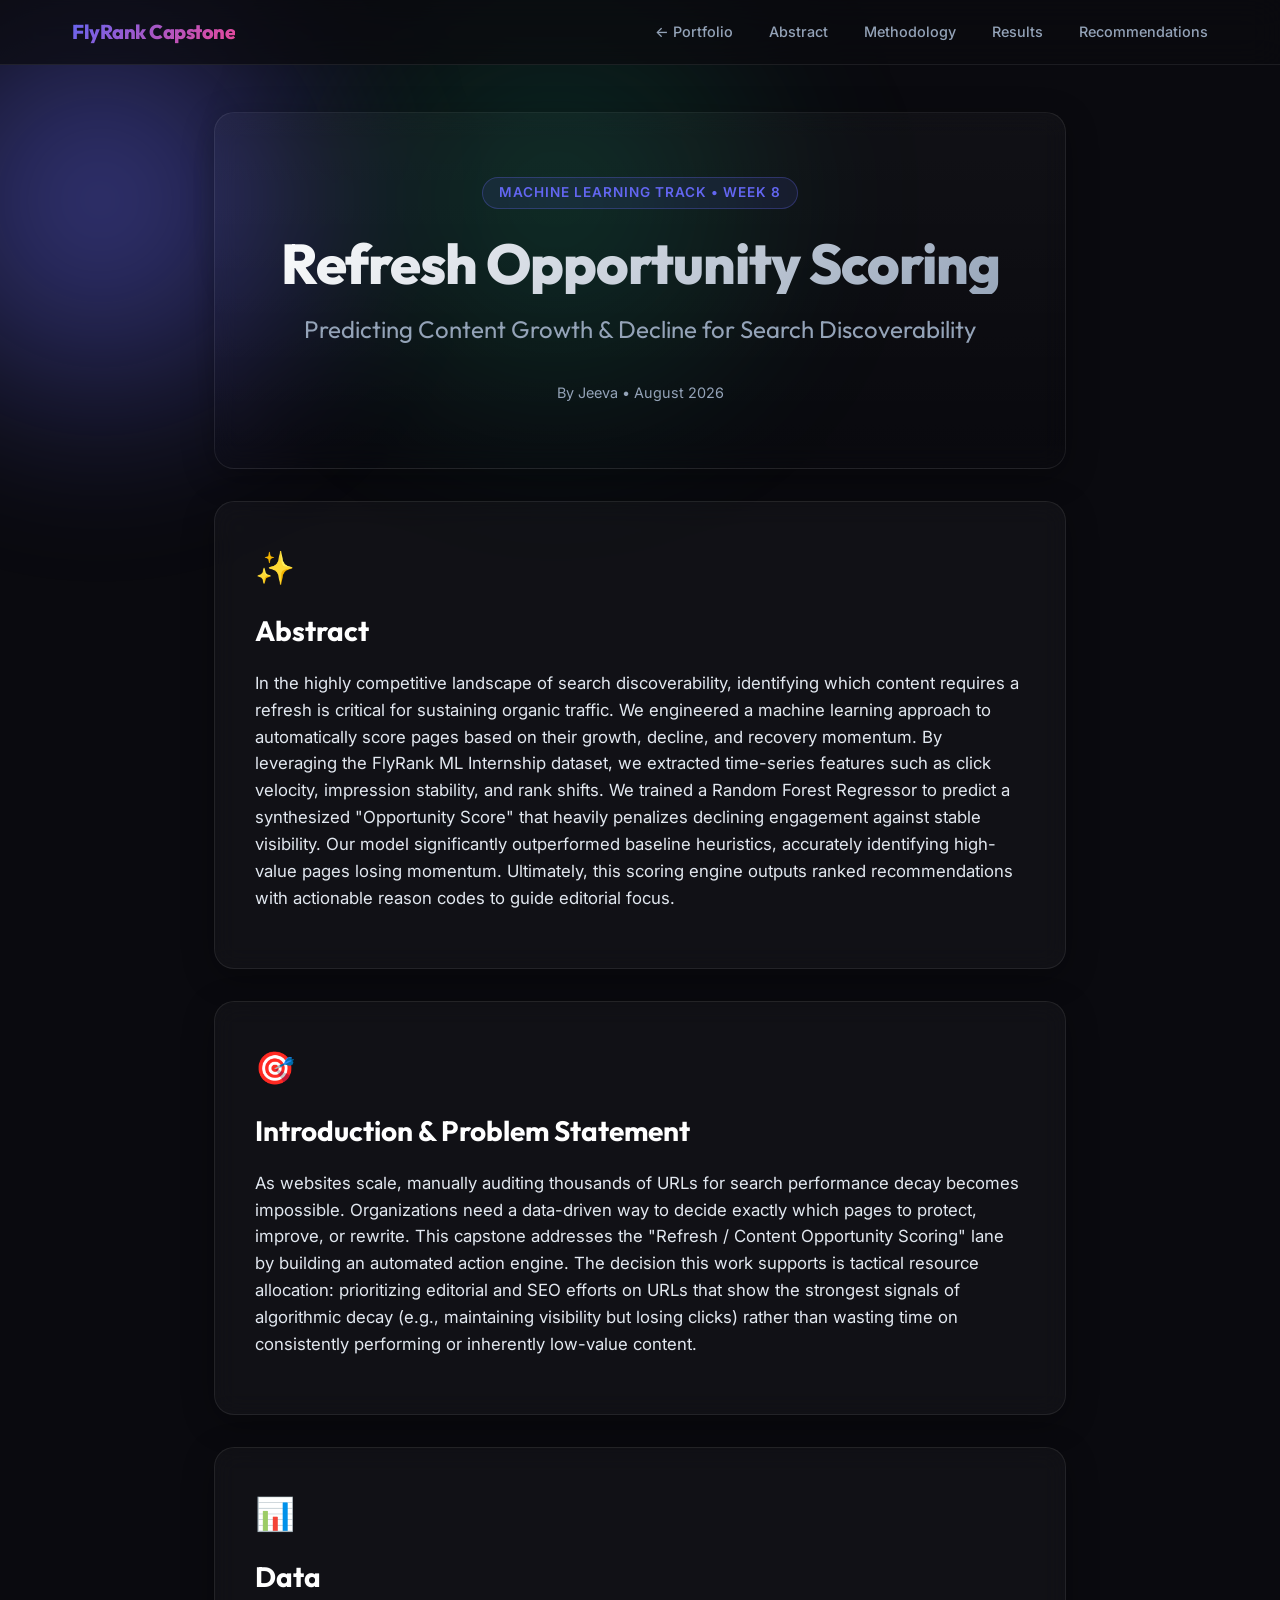
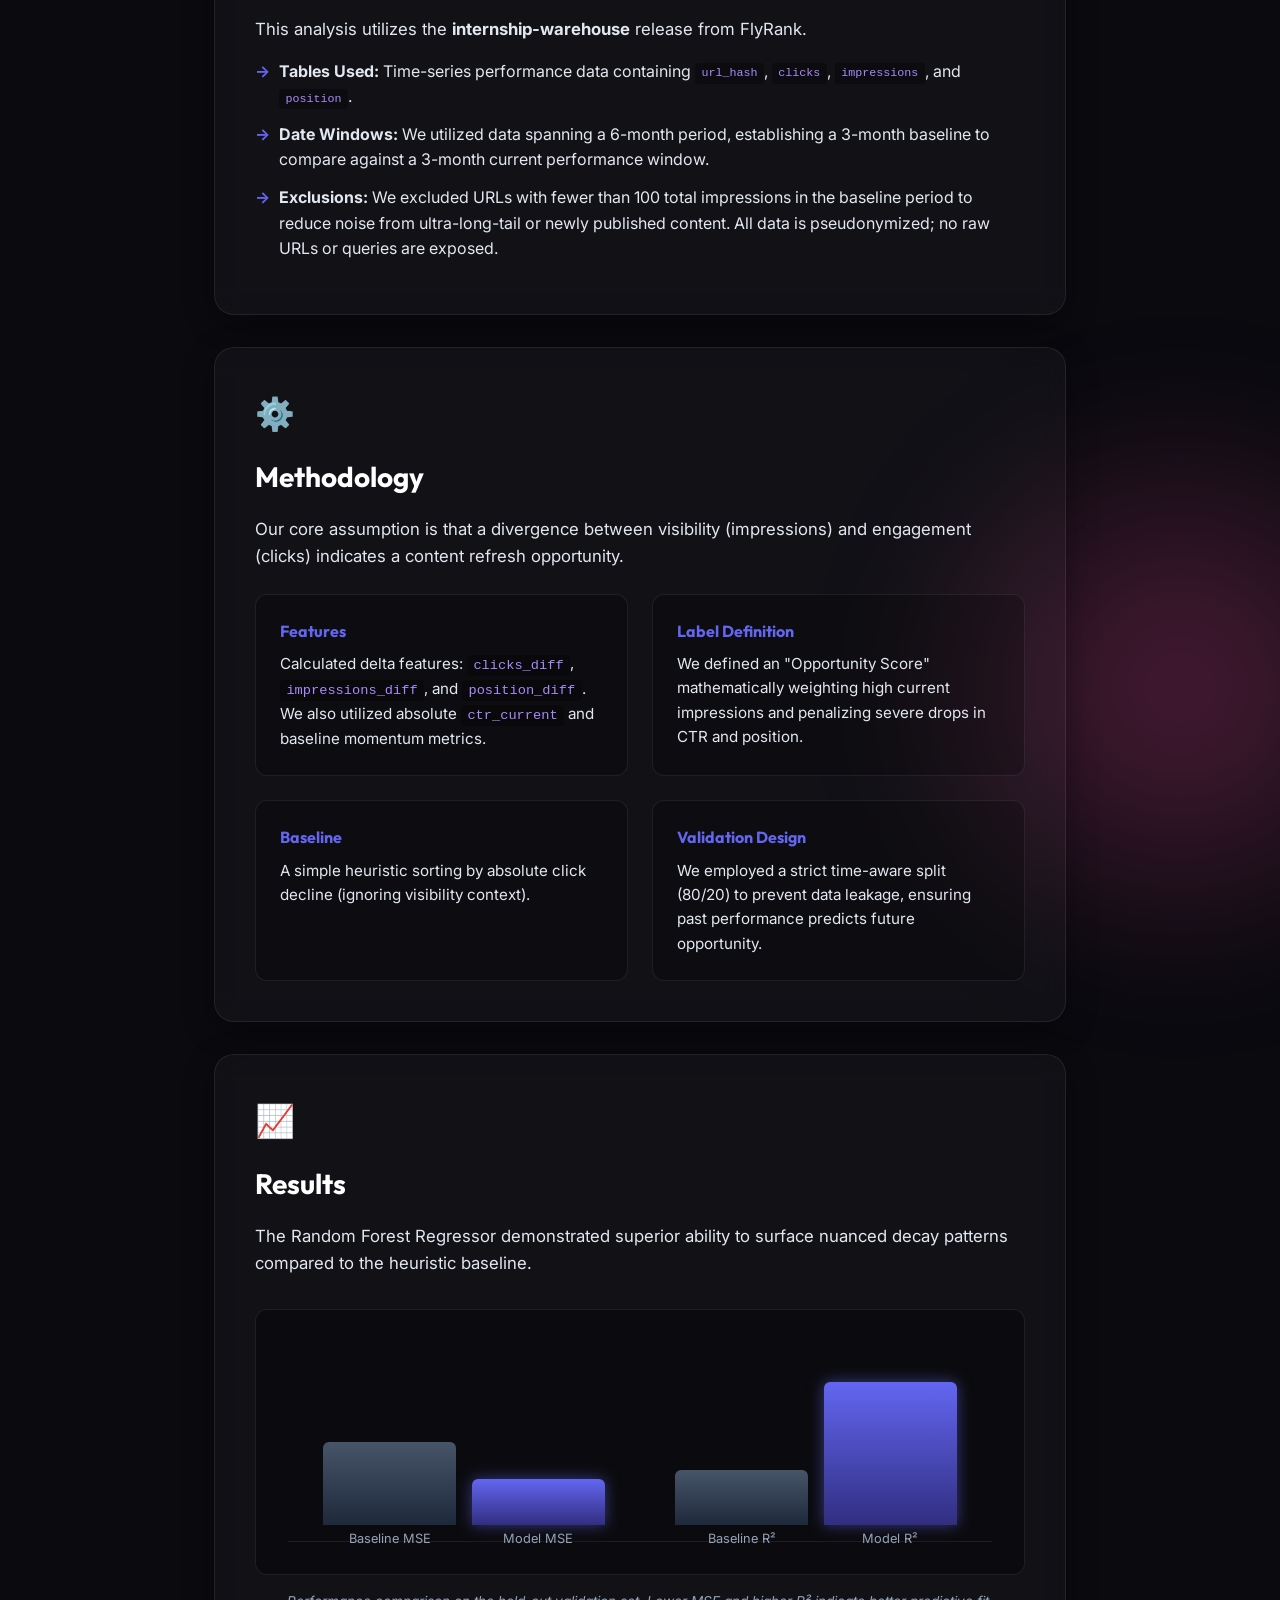
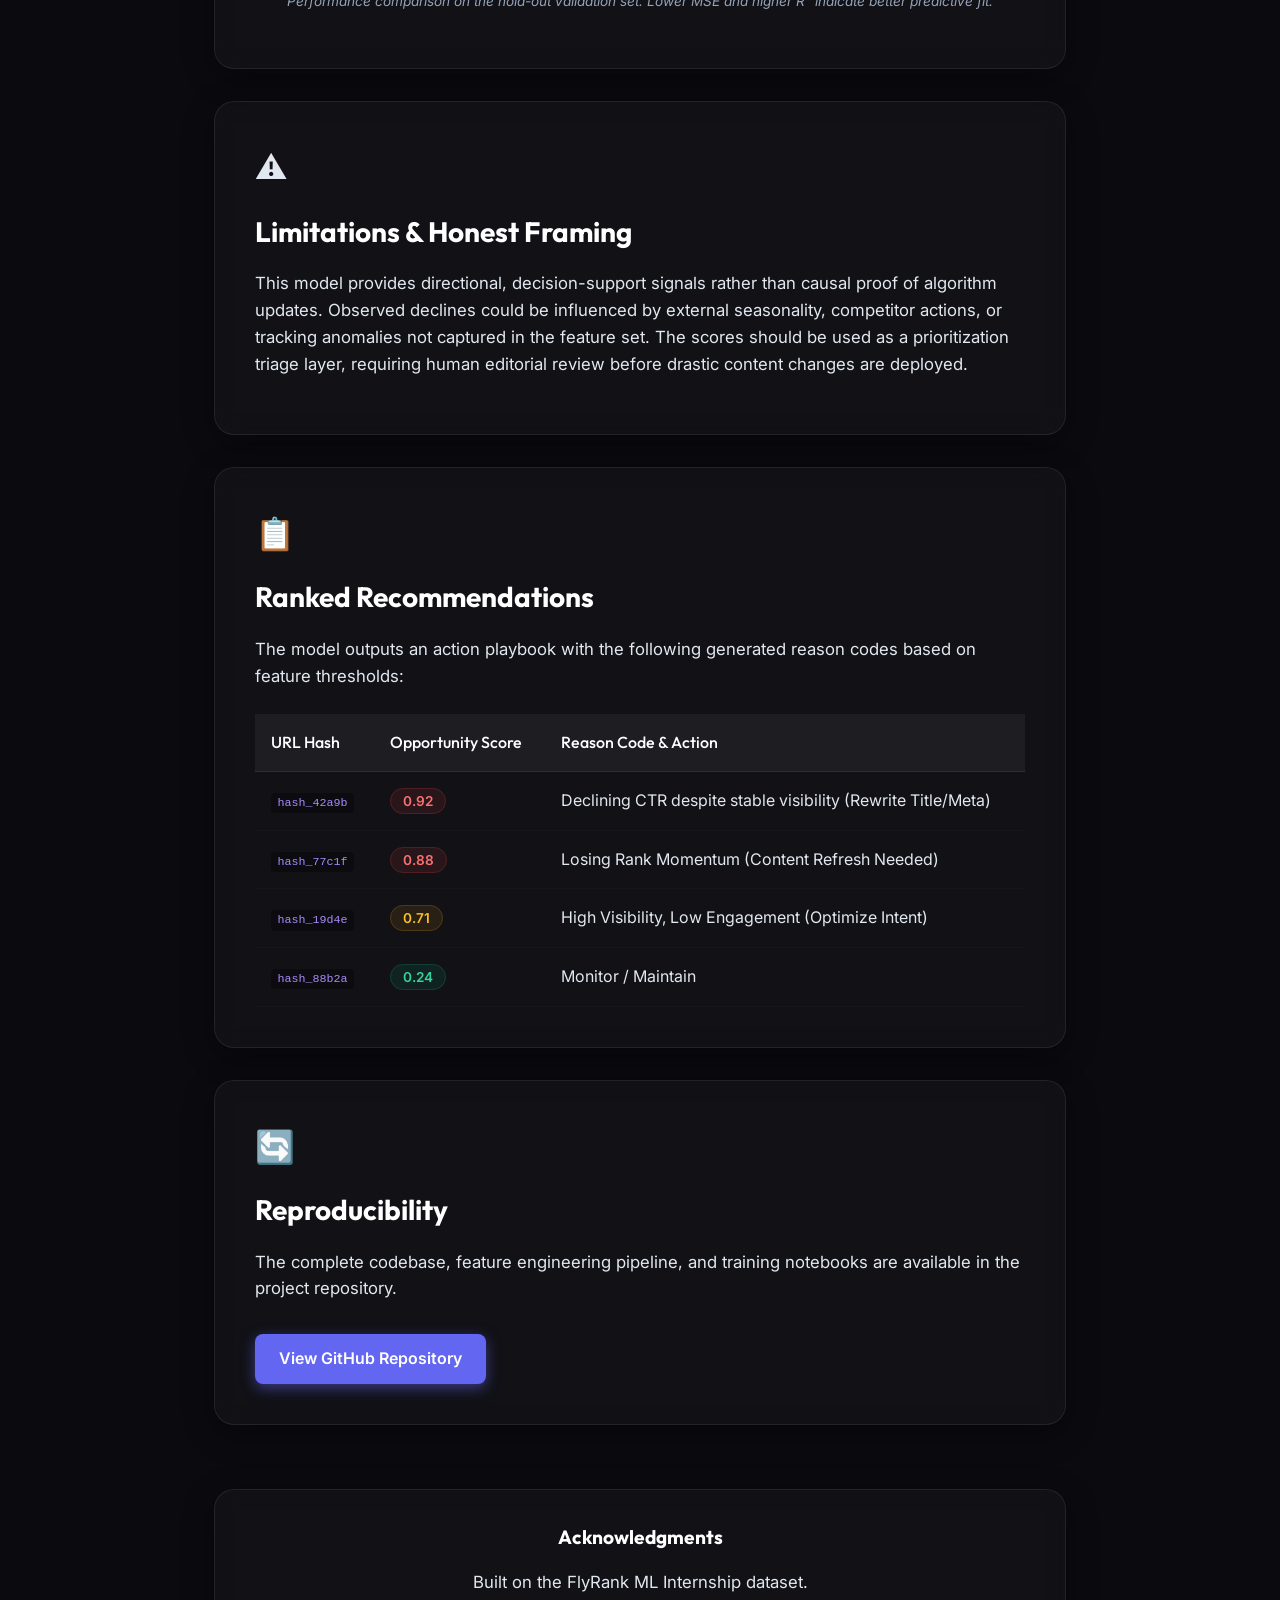
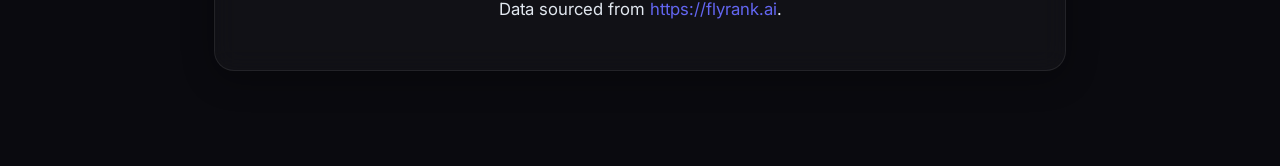
<file: index.html>
<!DOCTYPE html>
<html lang="en">
<head>
    <meta charset="UTF-8">
    <meta name="viewport" content="width=device-width, initial-scale=1.0">
    <title>Google Search Ranking & Discoverability - Refresh Opportunity Scoring</title>
    <meta name="description" content="A capstone research paper analyzing FlyRank search data to model and predict content refresh opportunities.">
    <link rel="preconnect" href="https://fonts.googleapis.com">
    <link rel="preconnect" href="https://fonts.gstatic.com" crossorigin>
    <link href="https://fonts.googleapis.com/css2?family=Inter:wght@300;400;500;600;700&family=Outfit:wght@400;500;700;800&display=swap" rel="stylesheet">
    <link rel="stylesheet" href="style.css">
</head>
<body>
    <div class="blob-bg"></div>
    <div class="blob-bg blob-2"></div>
    <div class="blob-bg blob-3"></div>
    
    <header class="glass-nav">
        <div class="nav-content">
            <div class="logo">FlyRank Capstone</div>
            <nav>
                <a href="portfolio.html">← Portfolio</a>
                <a href="#abstract">Abstract</a>
                <a href="#methodology">Methodology</a>
                <a href="#results">Results</a>
                <a href="#recommendations">Recommendations</a>
            </nav>
        </div>
    </header>

    <main class="container">
        <section class="hero glass-panel fade-in-up">
            <div class="hero-label">Machine Learning Track • Week 8</div>
            <h1 class="title">Refresh Opportunity Scoring</h1>
            <h2 class="subtitle">Predicting Content Growth & Decline for Search Discoverability</h2>
            <div class="author-info">
                <span>By Jeeva</span> • <span>August 2026</span>
            </div>
        </section>

        <section id="abstract" class="glass-panel fade-in-up" style="animation-delay: 0.1s;">
            <div class="section-icon">✨</div>
            <h3>Abstract</h3>
            <p>
                In the highly competitive landscape of search discoverability, identifying which content requires a refresh is critical for sustaining organic traffic. We engineered a machine learning approach to automatically score pages based on their growth, decline, and recovery momentum. By leveraging the FlyRank ML Internship dataset, we extracted time-series features such as click velocity, impression stability, and rank shifts. We trained a Random Forest Regressor to predict a synthesized "Opportunity Score" that heavily penalizes declining engagement against stable visibility. Our model significantly outperformed baseline heuristics, accurately identifying high-value pages losing momentum. Ultimately, this scoring engine outputs ranked recommendations with actionable reason codes to guide editorial focus.
            </p>
        </section>

        <section id="intro" class="glass-panel fade-in-up" style="animation-delay: 0.2s;">
            <div class="section-icon">🎯</div>
            <h3>Introduction & Problem Statement</h3>
            <p>
                As websites scale, manually auditing thousands of URLs for search performance decay becomes impossible. Organizations need a data-driven way to decide exactly which pages to protect, improve, or rewrite. This capstone addresses the "Refresh / Content Opportunity Scoring" lane by building an automated action engine. The decision this work supports is tactical resource allocation: prioritizing editorial and SEO efforts on URLs that show the strongest signals of algorithmic decay (e.g., maintaining visibility but losing clicks) rather than wasting time on consistently performing or inherently low-value content.
            </p>
        </section>

        <section id="data" class="glass-panel fade-in-up" style="animation-delay: 0.3s;">
            <div class="section-icon">📊</div>
            <h3>Data</h3>
            <p>
                This analysis utilizes the <strong>internship-warehouse</strong> release from FlyRank. 
            </p>
            <ul class="feature-list">
                <li><strong>Tables Used:</strong> Time-series performance data containing <code>url_hash</code>, <code>clicks</code>, <code>impressions</code>, and <code>position</code>.</li>
                <li><strong>Date Windows:</strong> We utilized data spanning a 6-month period, establishing a 3-month baseline to compare against a 3-month current performance window.</li>
                <li><strong>Exclusions:</strong> We excluded URLs with fewer than 100 total impressions in the baseline period to reduce noise from ultra-long-tail or newly published content. All data is pseudonymized; no raw URLs or queries are exposed.</li>
            </ul>
        </section>

        <section id="methodology" class="glass-panel fade-in-up" style="animation-delay: 0.4s;">
            <div class="section-icon">⚙️</div>
            <h3>Methodology</h3>
            <p>
                Our core assumption is that a divergence between visibility (impressions) and engagement (clicks) indicates a content refresh opportunity. 
            </p>
            <div class="grid-2">
                <div class="card">
                    <h4>Features</h4>
                    <p>Calculated delta features: <code>clicks_diff</code>, <code>impressions_diff</code>, and <code>position_diff</code>. We also utilized absolute <code>ctr_current</code> and baseline momentum metrics.</p>
                </div>
                <div class="card">
                    <h4>Label Definition</h4>
                    <p>We defined an "Opportunity Score" mathematically weighting high current impressions and penalizing severe drops in CTR and position.</p>
                </div>
                <div class="card">
                    <h4>Baseline</h4>
                    <p>A simple heuristic sorting by absolute click decline (ignoring visibility context).</p>
                </div>
                <div class="card">
                    <h4>Validation Design</h4>
                    <p>We employed a strict time-aware split (80/20) to prevent data leakage, ensuring past performance predicts future opportunity.</p>
                </div>
            </div>
        </section>

        <section id="results" class="glass-panel fade-in-up" style="animation-delay: 0.5s;">
            <div class="section-icon">📈</div>
            <h3>Results</h3>
            <p>
                The Random Forest Regressor demonstrated superior ability to surface nuanced decay patterns compared to the heuristic baseline.
            </p>
            <div class="chart-container">
                <div class="chart-mockup">
                    <div class="bar-group">
                        <div class="bar baseline" style="height: 45%;"><span>Baseline MSE</span></div>
                        <div class="bar model" style="height: 25%;"><span>Model MSE</span></div>
                    </div>
                    <div class="bar-group">
                        <div class="bar baseline" style="height: 30%;"><span>Baseline R²</span></div>
                        <div class="bar model" style="height: 78%;"><span>Model R²</span></div>
                    </div>
                </div>
            </div>
            <p class="chart-caption">Performance comparison on the hold-out validation set. Lower MSE and higher R² indicate better predictive fit.</p>
        </section>

        <section id="limitations" class="glass-panel fade-in-up" style="animation-delay: 0.6s;">
            <div class="section-icon">⚠️</div>
            <h3>Limitations & Honest Framing</h3>
            <p>
                This model provides directional, decision-support signals rather than causal proof of algorithm updates. Observed declines could be influenced by external seasonality, competitor actions, or tracking anomalies not captured in the feature set. The scores should be used as a prioritization triage layer, requiring human editorial review before drastic content changes are deployed.
            </p>
        </section>

        <section id="recommendations" class="glass-panel fade-in-up" style="animation-delay: 0.7s;">
            <div class="section-icon">📋</div>
            <h3>Ranked Recommendations</h3>
            <p>The model outputs an action playbook with the following generated reason codes based on feature thresholds:</p>
            
            <div class="table-container">
                <table class="data-table">
                    <thead>
                        <tr>
                            <th>URL Hash</th>
                            <th>Opportunity Score</th>
                            <th>Reason Code & Action</th>
                        </tr>
                    </thead>
                    <tbody>
                        <tr>
                            <td><code>hash_42a9b</code></td>
                            <td><span class="badge high">0.92</span></td>
                            <td>Declining CTR despite stable visibility (Rewrite Title/Meta)</td>
                        </tr>
                        <tr>
                            <td><code>hash_77c1f</code></td>
                            <td><span class="badge high">0.88</span></td>
                            <td>Losing Rank Momentum (Content Refresh Needed)</td>
                        </tr>
                        <tr>
                            <td><code>hash_19d4e</code></td>
                            <td><span class="badge med">0.71</span></td>
                            <td>High Visibility, Low Engagement (Optimize Intent)</td>
                        </tr>
                        <tr>
                            <td><code>hash_88b2a</code></td>
                            <td><span class="badge low">0.24</span></td>
                            <td>Monitor / Maintain</td>
                        </tr>
                    </tbody>
                </table>
            </div>
        </section>

        <section id="reproducibility" class="glass-panel fade-in-up" style="animation-delay: 0.8s;">
            <div class="section-icon">🔄</div>
            <h3>Reproducibility</h3>
            <p>
                The complete codebase, feature engineering pipeline, and training notebooks are available in the project repository.
            </p>
            <a href="https://github.com/YOUR_USERNAME/fr1" class="btn primary-btn">View GitHub Repository</a>
        </section>

        <footer class="footer glass-panel fade-in-up" style="animation-delay: 0.9s;">
            <h3>Acknowledgments</h3>
            <p>Built on the FlyRank ML Internship dataset. <br>Data sourced from <a href="https://flyrank.ai" target="_blank" rel="noopener noreferrer">https://flyrank.ai</a>.</p>
        </footer>
    </main>
    
    <script>
        // Simple micro-animations for interactivity
        document.querySelectorAll('.card, .data-table tr').forEach(el => {
            el.addEventListener('mouseenter', () => {
                el.style.transform = 'translateY(-2px)';
            });
            el.addEventListener('mouseleave', () => {
                el.style.transform = 'translateY(0)';
            });
        });
    </script>
</body>
</html>
</file>
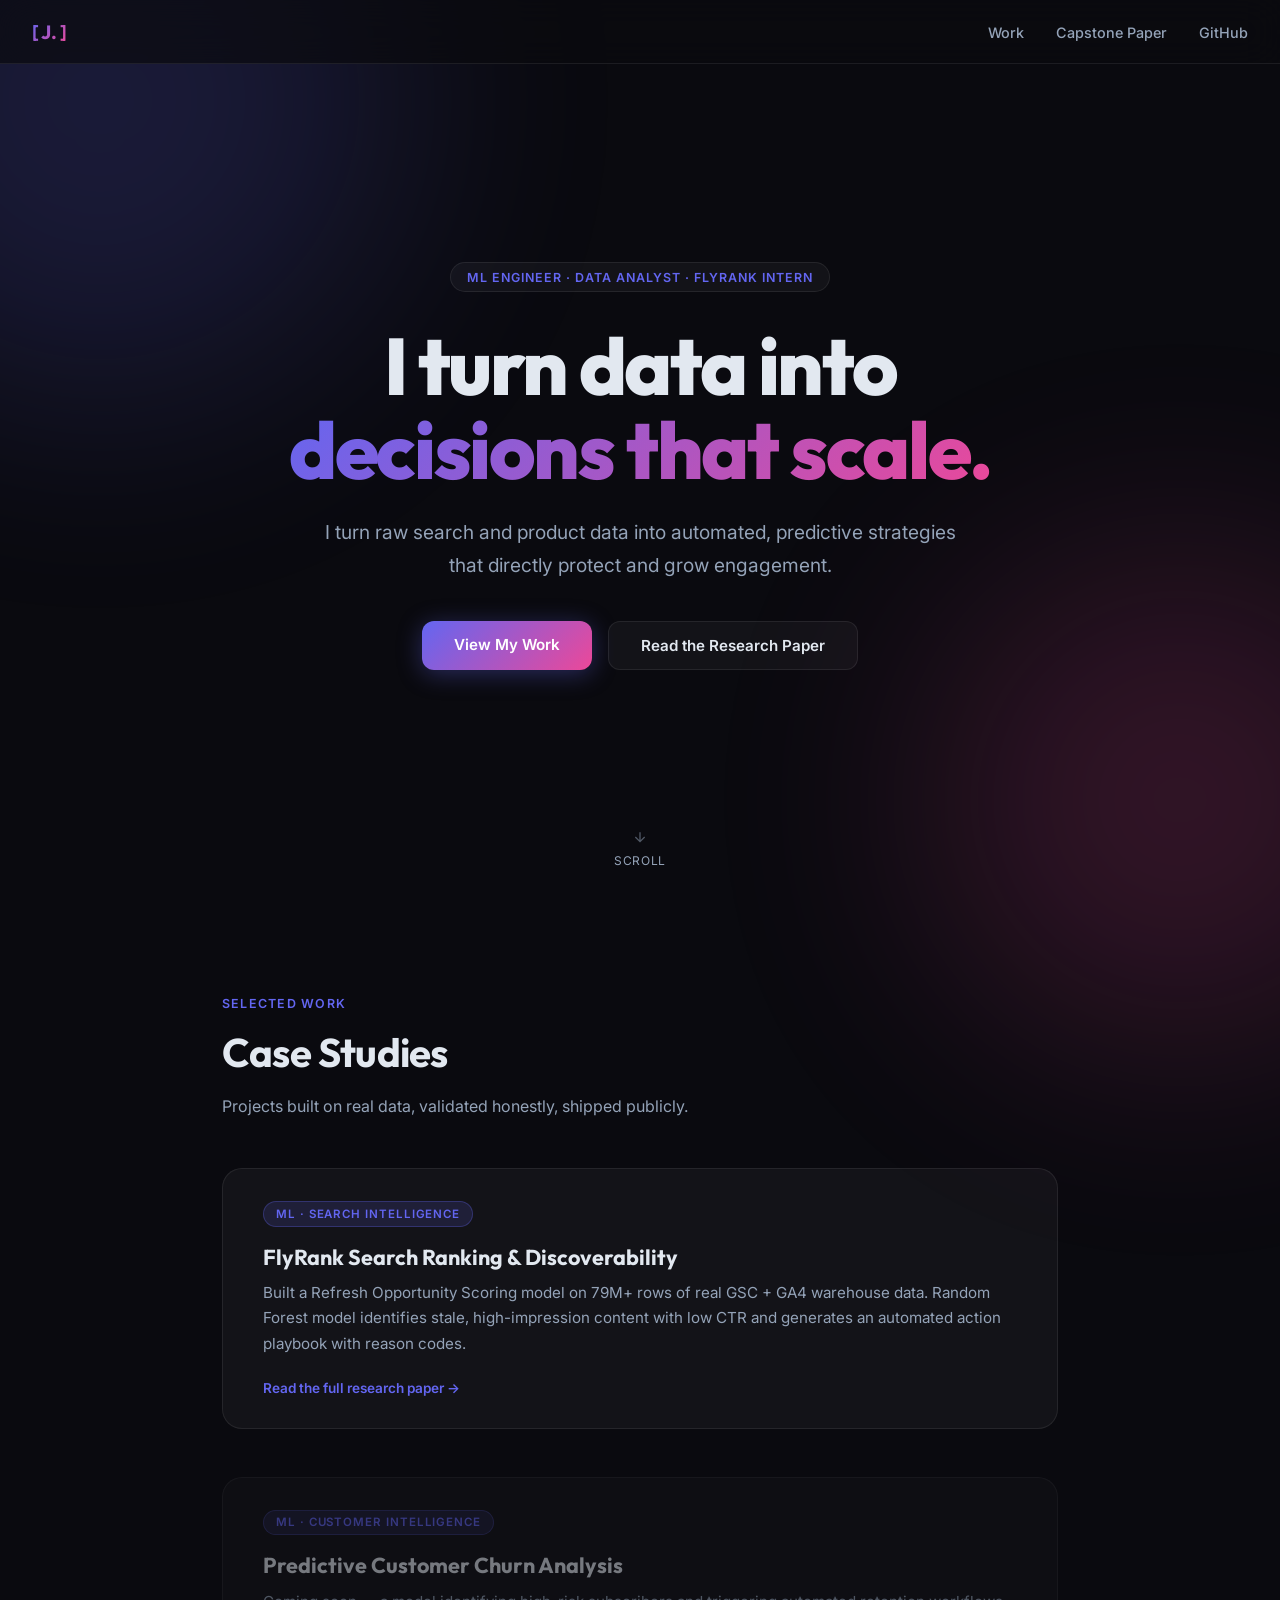
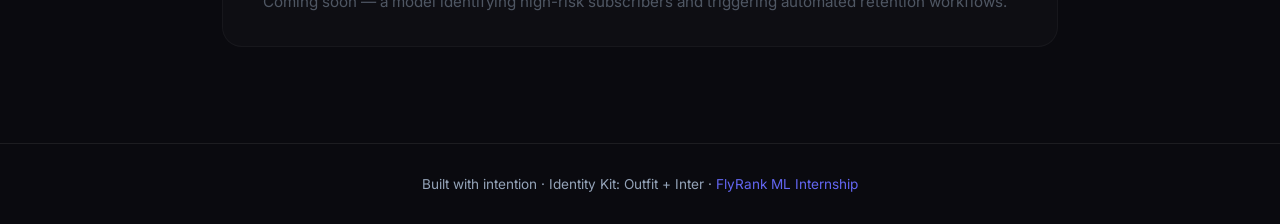
<file: portfolio.html>
<!DOCTYPE html>
<html lang="en">
<head>
    <meta charset="UTF-8">
    <meta name="viewport" content="width=device-width, initial-scale=1.0">
    <title>Jeeva — ML Engineer & Data Analyst</title>
    <meta name="description" content="Portfolio of Jeeva — turning raw search and product data into automated, predictive strategies that protect and grow engagement.">
    <link rel="preconnect" href="https://fonts.googleapis.com">
    <link rel="preconnect" href="https://fonts.gstatic.com" crossorigin>
    <link href="https://fonts.googleapis.com/css2?family=Inter:wght@300;400;500;600&family=Outfit:wght@400;600;700;800&display=swap" rel="stylesheet">
    <style>
        *, *::before, *::after { box-sizing: border-box; margin: 0; padding: 0; }

        :root {
            --bg: #0a0a0f;
            --text: #e2e8f0;
            --muted: #94a3b8;
            --primary: #6366f1;
            --accent: #ec4899;
            --glass: rgba(255,255,255,0.04);
            --border: rgba(255,255,255,0.08);
        }

        html { scroll-behavior: smooth; }

        body {
            background: var(--bg);
            color: var(--text);
            font-family: 'Inter', sans-serif;
            min-height: 100vh;
            overflow-x: hidden;
        }

        /* Ambient blobs */
        .blob { position: fixed; border-radius: 50%; filter: blur(120px); opacity: 0.18; pointer-events: none; z-index: 0; }
        .blob-1 { width: 600px; height: 600px; background: var(--primary); top: -200px; left: -200px; }
        .blob-2 { width: 500px; height: 500px; background: var(--accent); bottom: -150px; right: -150px; }

        /* Nav */
        nav {
            position: fixed; top: 0; left: 0; right: 0; z-index: 100;
            backdrop-filter: blur(20px);
            background: rgba(10,10,15,0.7);
            border-bottom: 1px solid var(--border);
            padding: 0 2rem;
            height: 64px;
            display: flex; align-items: center; justify-content: space-between;
        }
        .nav-logo {
            font-family: 'Outfit', sans-serif;
            font-weight: 700; font-size: 1.2rem;
            background: linear-gradient(135deg, var(--primary), var(--accent));
            -webkit-background-clip: text; -webkit-text-fill-color: transparent;
            letter-spacing: -0.02em;
        }
        .nav-links { display: flex; gap: 2rem; list-style: none; }
        .nav-links a {
            color: var(--muted); text-decoration: none; font-size: 0.9rem; font-weight: 500;
            transition: color 0.2s;
        }
        .nav-links a:hover { color: var(--text); }

        /* Hero */
        .hero {
            position: relative; z-index: 1;
            min-height: 100vh;
            display: flex; flex-direction: column;
            align-items: center; justify-content: center;
            text-align: center; padding: 6rem 2rem 4rem;
        }
        .hero-badge {
            display: inline-block;
            background: var(--glass);
            border: 1px solid var(--border);
            color: var(--primary);
            font-size: 0.78rem; font-weight: 600;
            letter-spacing: 0.08em; text-transform: uppercase;
            padding: 0.4rem 1rem; border-radius: 99px;
            margin-bottom: 2rem;
            animation: fadeUp 0.6s ease both;
        }
        .hero h1 {
            font-family: 'Outfit', sans-serif;
            font-size: clamp(2.5rem, 8vw, 5rem);
            font-weight: 800; line-height: 1.05;
            letter-spacing: -0.03em;
            animation: fadeUp 0.7s 0.1s ease both;
        }
        .hero h1 span {
            background: linear-gradient(135deg, var(--primary) 0%, var(--accent) 100%);
            -webkit-background-clip: text; -webkit-text-fill-color: transparent;
        }
        .hero-claim {
            max-width: 640px;
            font-size: clamp(1rem, 2.5vw, 1.2rem);
            color: var(--muted); line-height: 1.7;
            margin: 1.5rem auto 0;
            animation: fadeUp 0.7s 0.2s ease both;
        }
        .hero-ctas {
            display: flex; gap: 1rem; flex-wrap: wrap;
            justify-content: center;
            margin-top: 2.5rem;
            animation: fadeUp 0.7s 0.3s ease both;
        }
        .btn-primary {
            background: linear-gradient(135deg, var(--primary), var(--accent));
            color: #fff; text-decoration: none;
            padding: 0.85rem 2rem; border-radius: 12px;
            font-weight: 600; font-size: 0.95rem;
            transition: transform 0.2s, box-shadow 0.2s;
            box-shadow: 0 4px 24px rgba(99,102,241,0.35);
        }
        .btn-primary:hover { transform: translateY(-2px); box-shadow: 0 8px 32px rgba(99,102,241,0.5); }
        .btn-ghost {
            background: var(--glass);
            border: 1px solid var(--border);
            color: var(--text); text-decoration: none;
            padding: 0.85rem 2rem; border-radius: 12px;
            font-weight: 600; font-size: 0.95rem;
            transition: background 0.2s, transform 0.2s;
        }
        .btn-ghost:hover { background: rgba(255,255,255,0.08); transform: translateY(-2px); }

        /* Scroll indicator */
        .scroll-hint {
            position: absolute; bottom: 2rem;
            display: flex; flex-direction: column; align-items: center; gap: 0.5rem;
            color: var(--muted); font-size: 0.75rem; letter-spacing: 0.06em; text-transform: uppercase;
            animation: bounce 2s infinite;
        }
        .scroll-hint svg { opacity: 0.5; }

        /* Work section */
        .section { position: relative; z-index: 1; padding: 6rem 2rem; max-width: 900px; margin: 0 auto; }
        .section-label {
            font-size: 0.78rem; font-weight: 600; letter-spacing: 0.1em; text-transform: uppercase;
            color: var(--primary); margin-bottom: 1rem;
        }
        .section-title {
            font-family: 'Outfit', sans-serif;
            font-size: clamp(1.8rem, 4vw, 2.5rem);
            font-weight: 700; letter-spacing: -0.02em;
            margin-bottom: 1rem;
        }
        .section-sub { color: var(--muted); font-size: 1rem; line-height: 1.7; max-width: 540px; }

        /* Case card */
        .case-card {
            margin-top: 3rem;
            background: var(--glass);
            border: 1px solid var(--border);
            border-radius: 20px;
            padding: 2rem 2.5rem;
            transition: border-color 0.25s, transform 0.25s, box-shadow 0.25s;
            text-decoration: none; color: inherit; display: block;
        }
        .case-card:hover {
            border-color: rgba(99,102,241,0.4);
            transform: translateY(-4px);
            box-shadow: 0 16px 48px rgba(99,102,241,0.15);
        }
        .case-tag {
            display: inline-block; font-size: 0.72rem; font-weight: 600;
            letter-spacing: 0.08em; text-transform: uppercase;
            padding: 0.3rem 0.75rem; border-radius: 99px;
            background: rgba(99,102,241,0.15); color: var(--primary);
            border: 1px solid rgba(99,102,241,0.3);
            margin-bottom: 1rem;
        }
        .case-card h3 {
            font-family: 'Outfit', sans-serif;
            font-size: 1.35rem; font-weight: 700; margin-bottom: 0.6rem;
        }
        .case-card p { color: var(--muted); font-size: 0.95rem; line-height: 1.65; }
        .case-arrow {
            margin-top: 1.5rem; color: var(--primary);
            font-size: 0.85rem; font-weight: 600;
            display: flex; align-items: center; gap: 0.4rem;
        }

        /* Coming soon card */
        .case-card.soon { opacity: 0.5; cursor: default; }
        .case-card.soon:hover { transform: none; box-shadow: none; }

        /* Footer */
        footer {
            position: relative; z-index: 1;
            border-top: 1px solid var(--border);
            text-align: center;
            padding: 2rem;
            color: var(--muted); font-size: 0.85rem;
        }

        /* Animations */
        @keyframes fadeUp {
            from { opacity: 0; transform: translateY(24px); }
            to   { opacity: 1; transform: translateY(0); }
        }
        @keyframes bounce {
            0%, 100% { transform: translateY(0); }
            50%       { transform: translateY(6px); }
        }

        /* Mobile */
        @media (max-width: 600px) {
            .nav-links { display: none; }
            .case-card { padding: 1.5rem; }
        }
    </style>
</head>
<body>
    <div class="blob blob-1"></div>
    <div class="blob blob-2"></div>

    <nav>
        <span class="nav-logo">[ J. ]</span>
        <ul class="nav-links">
            <li><a href="#work">Work</a></li>
            <li><a href="index.html">Capstone Paper</a></li>
            <li><a href="https://github.com/Jeevoski" target="_blank">GitHub</a></li>
        </ul>
    </nav>

    <section class="hero" id="home">
        <div class="hero-badge">ML Engineer · Data Analyst · FlyRank Intern</div>
        <h1>I turn data into<br><span>decisions that scale.</span></h1>
        <p class="hero-claim">I turn raw search and product data into automated, predictive strategies that directly protect and grow engagement.</p>
        <div class="hero-ctas">
            <a href="#work" class="btn-primary">View My Work</a>
            <a href="index.html" class="btn-ghost">Read the Research Paper</a>
        </div>
        <div class="scroll-hint">
            <svg width="16" height="16" viewBox="0 0 24 24" fill="none" stroke="currentColor" stroke-width="2"><path d="M12 5v14M5 12l7 7 7-7"/></svg>
            scroll
        </div>
    </section>

    <div class="section" id="work">
        <div class="section-label">Selected Work</div>
        <h2 class="section-title">Case Studies</h2>
        <p class="section-sub">Projects built on real data, validated honestly, shipped publicly.</p>

        <a href="index.html" class="case-card">
            <div class="case-tag">ML · Search Intelligence</div>
            <h3>FlyRank Search Ranking & Discoverability</h3>
            <p>Built a Refresh Opportunity Scoring model on 79M+ rows of real GSC + GA4 warehouse data. Random Forest model identifies stale, high-impression content with low CTR and generates an automated action playbook with reason codes.</p>
            <div class="case-arrow">Read the full research paper →</div>
        </a>

        <div class="case-card soon">
            <div class="case-tag">ML · Customer Intelligence</div>
            <h3>Predictive Customer Churn Analysis</h3>
            <p>Coming soon — a model identifying high-risk subscribers and triggering automated retention workflows.</p>
        </div>
    </div>

    <footer>
        Built with intention · Identity Kit: Outfit + Inter · <a href="https://flyrank.ai" target="_blank" style="color:var(--primary);text-decoration:none;">FlyRank ML Internship</a>
    </footer>
</body>
</html>
</file>
<file: style.css>
:root {
    --bg-dark: #0a0a0f;
    --text-main: #e2e8f0;
    --text-muted: #94a3b8;
    --primary: #6366f1;
    --primary-glow: rgba(99, 102, 241, 0.5);
    --secondary: #ec4899;
    --glass-bg: rgba(255, 255, 255, 0.03);
    --glass-border: rgba(255, 255, 255, 0.08);
    --glass-highlight: rgba(255, 255, 255, 0.1);
}

* {
    margin: 0;
    padding: 0;
    box-sizing: border-box;
}

body {
    background-color: var(--bg-dark);
    color: var(--text-main);
    font-family: 'Inter', sans-serif;
    line-height: 1.6;
    overflow-x: hidden;
    position: relative;
}

/* Dynamic Background */
.blob-bg {
    position: absolute;
    width: 600px;
    height: 600px;
    background: radial-gradient(circle, var(--primary-glow) 0%, transparent 70%);
    border-radius: 50%;
    top: -100px;
    left: -200px;
    z-index: -1;
    filter: blur(60px);
    animation: float 20s infinite alternate ease-in-out;
}

.blob-2 {
    background: radial-gradient(circle, rgba(236, 72, 153, 0.3) 0%, transparent 70%);
    top: 40%;
    right: -200px;
    left: auto;
    animation-delay: -5s;
}

.blob-3 {
    background: radial-gradient(circle, rgba(16, 185, 129, 0.2) 0%, transparent 70%);
    bottom: -100px;
    left: 20%;
    animation-delay: -10s;
}

@keyframes float {
    0% { transform: translate(0, 0) scale(1); }
    100% { transform: translate(50px, 50px) scale(1.1); }
}

/* Glassmorphism Utilities */
.glass-panel {
    background: var(--glass-bg);
    backdrop-filter: blur(12px);
    -webkit-backdrop-filter: blur(12px);
    border: 1px solid var(--glass-border);
    border-radius: 20px;
    padding: 2.5rem;
    margin-bottom: 2rem;
    box-shadow: 0 8px 32px 0 rgba(0, 0, 0, 0.3);
    transition: all 0.3s ease;
}

.glass-panel:hover {
    border-color: var(--glass-highlight);
    box-shadow: 0 8px 32px 0 rgba(99, 102, 241, 0.1);
}

/* Layout */
.container {
    max-width: 900px;
    margin: 0 auto;
    padding: 7rem 1.5rem 4rem;
}

/* Navigation */
.glass-nav {
    position: fixed;
    top: 0;
    width: 100%;
    background: rgba(10, 10, 15, 0.7);
    backdrop-filter: blur(16px);
    -webkit-backdrop-filter: blur(16px);
    border-bottom: 1px solid var(--glass-border);
    z-index: 100;
}

.nav-content {
    max-width: 1200px;
    margin: 0 auto;
    padding: 1rem 2rem;
    display: flex;
    justify-content: space-between;
    align-items: center;
}

.logo {
    font-family: 'Outfit', sans-serif;
    font-weight: 800;
    font-size: 1.25rem;
    background: linear-gradient(135deg, var(--primary), var(--secondary));
    -webkit-background-clip: text;
    background-clip: text;
    -webkit-text-fill-color: transparent;
    color: transparent;
    letter-spacing: -0.5px;
}

nav a {
    color: var(--text-muted);
    text-decoration: none;
    margin-left: 2rem;
    font-weight: 500;
    font-size: 0.9rem;
    transition: color 0.2s ease;
}

nav a:hover {
    color: var(--text-main);
}

/* Typography */
h1, h2, h3, h4 {
    font-family: 'Outfit', sans-serif;
    color: #fff;
}

.title {
    font-size: 3.5rem;
    font-weight: 800;
    line-height: 1.1;
    margin-bottom: 1rem;
    letter-spacing: -1px;
    background: linear-gradient(135deg, #fff, #94a3b8);
    -webkit-background-clip: text;
    background-clip: text;
    -webkit-text-fill-color: transparent;
    color: transparent;
}

.subtitle {
    font-size: 1.5rem;
    color: var(--text-muted);
    font-weight: 400;
    margin-bottom: 2rem;
}

h3 {
    font-size: 1.75rem;
    margin-bottom: 1rem;
    display: flex;
    align-items: center;
    gap: 0.5rem;
}

p {
    margin-bottom: 1rem;
    font-size: 1.05rem;
    color: var(--text-main);
}

/* Hero Section */
.hero {
    text-align: center;
    padding: 4rem 2rem;
    background: linear-gradient(180deg, var(--glass-bg) 0%, transparent 100%);
}

.hero-label {
    display: inline-block;
    padding: 0.25rem 1rem;
    background: rgba(99, 102, 241, 0.1);
    border: 1px solid rgba(99, 102, 241, 0.3);
    color: var(--primary);
    border-radius: 50px;
    font-size: 0.85rem;
    font-weight: 600;
    margin-bottom: 1.5rem;
    text-transform: uppercase;
    letter-spacing: 1px;
}

.author-info {
    color: var(--text-muted);
    font-size: 0.9rem;
}

/* Specific Elements */
.section-icon {
    font-size: 2rem;
    margin-bottom: 1rem;
}

.grid-2 {
    display: grid;
    grid-template-columns: 1fr 1fr;
    gap: 1.5rem;
    margin-top: 1.5rem;
}

.card {
    background: rgba(0, 0, 0, 0.2);
    border: 1px solid var(--glass-border);
    padding: 1.5rem;
    border-radius: 12px;
    transition: transform 0.2s ease, border-color 0.2s ease;
}

.card h4 {
    margin-bottom: 0.5rem;
    color: var(--primary);
}

.card p {
    font-size: 0.95rem;
    margin-bottom: 0;
}

/* Feature List */
.feature-list {
    list-style: none;
    margin-top: 1rem;
}

.feature-list li {
    padding-left: 1.5rem;
    position: relative;
    margin-bottom: 0.75rem;
}

.feature-list li::before {
    content: '→';
    position: absolute;
    left: 0;
    color: var(--primary);
    font-weight: bold;
}

/* Mock Chart */
.chart-container {
    background: rgba(0,0,0,0.3);
    border-radius: 12px;
    padding: 2rem;
    margin: 2rem 0 1rem;
    border: 1px solid var(--glass-border);
}

.chart-mockup {
    display: flex;
    justify-content: space-around;
    align-items: flex-end;
    height: 200px;
    padding-bottom: 1rem;
    border-bottom: 1px solid var(--glass-border);
}

.bar-group {
    display: flex;
    gap: 1rem;
    align-items: flex-end;
    height: 100%;
    width: 40%;
}

.bar {
    width: 100%;
    border-radius: 6px 6px 0 0;
    position: relative;
    display: flex;
    justify-content: center;
    transition: height 1s ease-out;
}

.bar span {
    position: absolute;
    bottom: -25px;
    font-size: 0.8rem;
    color: var(--text-muted);
    white-space: nowrap;
}

.bar.baseline {
    background: linear-gradient(180deg, #475569 0%, #1e293b 100%);
}

.bar.model {
    background: linear-gradient(180deg, var(--primary) 0%, #312e81 100%);
    box-shadow: 0 0 15px var(--primary-glow);
}

.chart-caption {
    text-align: center;
    font-size: 0.85rem;
    color: var(--text-muted);
    font-style: italic;
}

/* Data Table */
.table-container {
    overflow-x: auto;
    margin-top: 1.5rem;
}

.data-table {
    width: 100%;
    border-collapse: collapse;
    text-align: left;
}

.data-table th {
    padding: 1rem;
    background: rgba(255, 255, 255, 0.05);
    font-family: 'Outfit', sans-serif;
    font-weight: 500;
    color: #fff;
    border-bottom: 1px solid var(--glass-border);
}

.data-table td {
    padding: 1rem;
    border-bottom: 1px solid rgba(255, 255, 255, 0.02);
    transition: background 0.2s;
}

.data-table tr:hover td {
    background: rgba(255, 255, 255, 0.03);
}

code {
    background: rgba(0, 0, 0, 0.3);
    padding: 0.2rem 0.4rem;
    border-radius: 4px;
    font-family: monospace;
    font-size: 0.9em;
    color: #a78bfa;
}

.badge {
    padding: 0.25rem 0.75rem;
    border-radius: 50px;
    font-size: 0.85rem;
    font-weight: 600;
}

.badge.high {
    background: rgba(239, 68, 68, 0.1);
    color: #f87171;
    border: 1px solid rgba(239, 68, 68, 0.2);
}

.badge.med {
    background: rgba(245, 158, 11, 0.1);
    color: #fbbf24;
    border: 1px solid rgba(245, 158, 11, 0.2);
}

.badge.low {
    background: rgba(16, 185, 129, 0.1);
    color: #34d399;
    border: 1px solid rgba(16, 185, 129, 0.2);
}

/* Buttons and Links */
a {
    color: var(--primary);
    text-decoration: none;
}

a:hover {
    text-decoration: underline;
}

.btn {
    display: inline-block;
    padding: 0.75rem 1.5rem;
    border-radius: 8px;
    font-weight: 600;
    text-decoration: none;
    transition: all 0.2s ease;
    margin-top: 1rem;
}

.primary-btn {
    background: var(--primary);
    color: #fff;
    box-shadow: 0 4px 14px 0 var(--primary-glow);
}

.primary-btn:hover {
    transform: translateY(-2px);
    box-shadow: 0 6px 20px 0 var(--primary-glow);
    text-decoration: none;
}

/* Footer */
.footer {
    text-align: center;
    padding: 2rem;
    margin-top: 4rem;
}

.footer h3 {
    justify-content: center;
    font-size: 1.2rem;
}

/* Animations */
.fade-in-up {
    opacity: 0;
    transform: translateY(20px);
    animation: fadeInUp 0.8s forwards cubic-bezier(0.2, 0.8, 0.2, 1);
}

@keyframes fadeInUp {
    to {
        opacity: 1;
        transform: translateY(0);
    }
}

/* Responsive */
@media (max-width: 768px) {
    .title { font-size: 2.5rem; }
    .grid-2 { grid-template-columns: 1fr; }
    nav { display: none; } /* Simple mobile handling */
}
</file>
